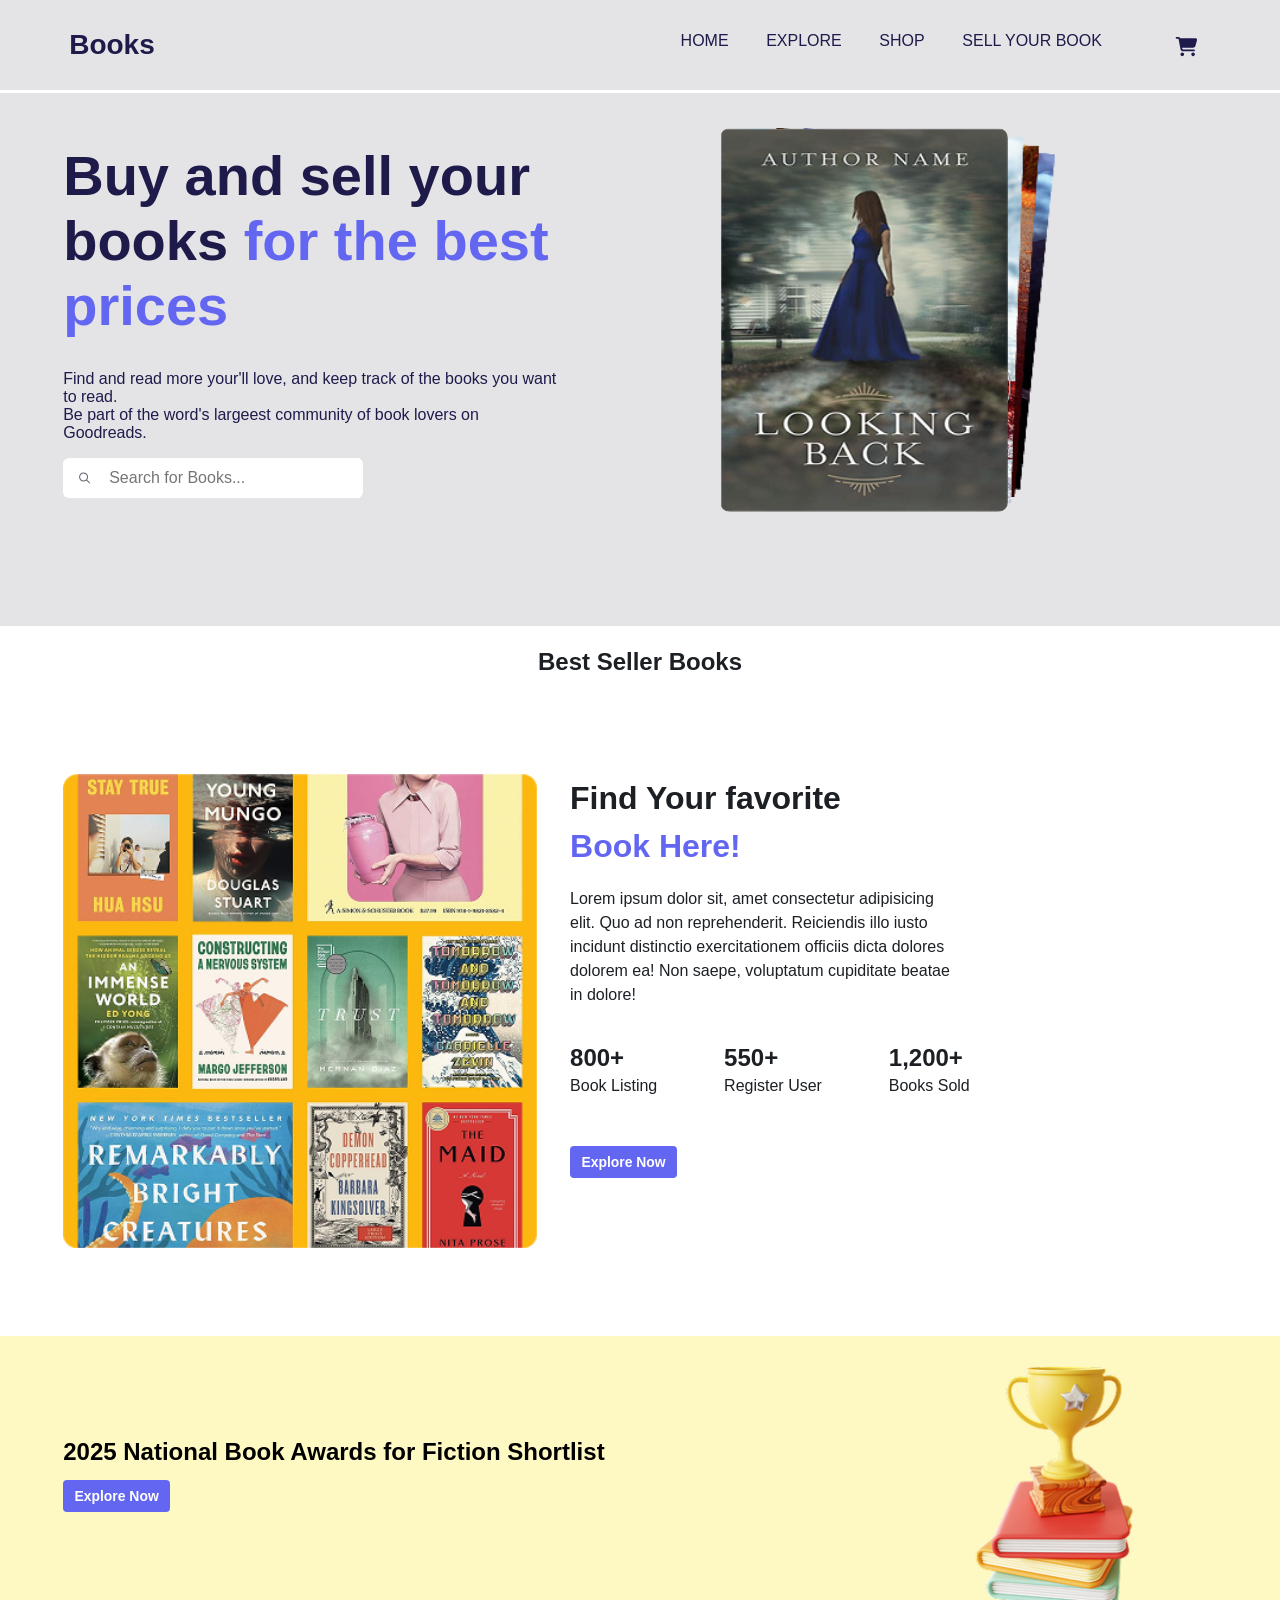
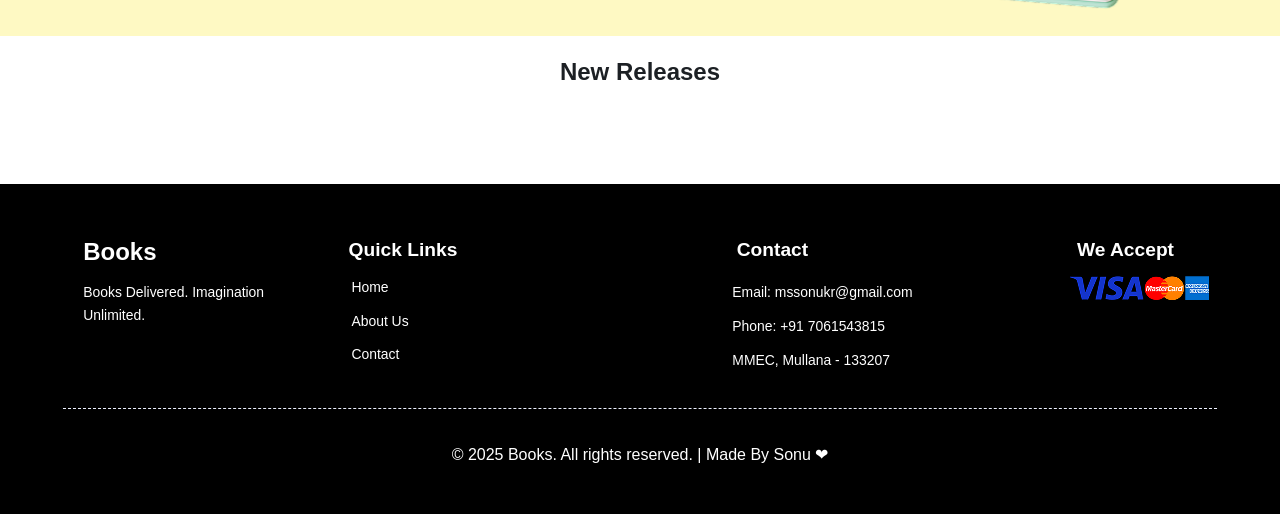
<file: index.html>
<!DOCTYPE html>
<html lang="en">
<head>
    <meta charset="UTF-8">
    <meta name="viewport" content="width=device-width, initial-scale=1.0">
    <link rel="stylesheet" href="style.css">
    <link rel="stylesheet" href="index.css">
    <link rel="stylesheet" href="header.css">
    <link rel="stylesheet" href="footer.css">
    <link rel="stylesheet" href="render.css">
    <link rel="icon" href="assets/favicon.png">
    <title>Books Store | gaft0</title>
</head>
<body>
    <div class="loader"></div>
    <div class="general-div">
        <header>
            <div class="header-container">
                <button onclick="location.href='index.html'"><h1>Books</h1></button>
                <div class="header-container-nav">
                    <nav>
                        <ul class="header-nav">
                            <li class="header-list-element"><button class="header-button">HOME</button></li>
                            <li class="header-list-element"><button class="header-button" onclick="location.href='explore.html'">EXPLORE</button></li>
                            <li class="header-list-element"><button class="header-button" onclick="location.href='error-page.html'">SHOP</button></li>
                            <li class="header-list-element"><button class="header-button" onclick="location.href='error-page.html'">SELL YOUR BOOK</button></li>
                        </ul>
                    </nav>
                    <div class="basket-icon-container">
                        <div class="basket-red-circle"></div>
                        <button class="header-button" onclick="location.href='basket.html'"><img src="assets/basket.svg" alt="Your basket" class="basket-icon"></button>
                    </div>
                </div>
            </div>
        </header>
        <main>
            <section class="first-section">
                <div class="first-section-container">
                    <div>
                        <div>
                            <h2 class="title">Buy and sell your<br>books <span class="first-section-title-second-color">for the best<br>prices</span></h2>
                            <h3 class="first-section-text">Find and read more your'll love, and keep track of the books you want to read.<br>Be part of the word's largeest community of book lovers on Goodreads.</h3>
                        </div>
                        <div class="search-container">
                            <img src="assets/magnifer.svg" alt="Magnifer" class="magnifer">
                            <input class="search-container-text" type="text" placeholder="Search for Books...">
                        </div>
                    </div>
                    <div>
                        <div class="result-search-container" id="result-search">

                        </div>
                        <div class="fan-of-picture-container">
                            <img src="assets/slide4.png.png" alt="Slide 4" class="fan-of-picture" id="Slide-4">
                            <img src="assets/slide3.png.png" alt="Slide 3" class="fan-of-picture" id="Slide-3">
                            <img src="assets/slide2.png.png" alt="Slide 2" class="fan-of-picture" id="Slide-2">
                            <img src="assets/slide1.png.png" alt="Slide 1" class="fan-of-picture"> 
                        </div>
                    </div>
                </div>
            </section>
            <section class="second-section">
                <div class="second-section-container">
                    <div class="second-section-title">Best Seller Books</div>
                    <ul class="tape-of-cards-container" id="best-seller-books">
                            
                    </ul>
                </div>
            </section>
            <section class="third-section">
                <div class="third-section-container">
                    <img src="assets/favorite-book.png" alt="Favorite Books" class="favorite-book">
                    <div class="third-section-text-container">
                        <div class="third-section-title">Find Your favorite<br><span class="third-section-title-second-color">Book Here!</span></div>
                        <div class="third-section-text">Lorem ipsum dolor sit, amet consectetur adipisicing<br>elit. Quo ad non reprehenderit. Reiciendis illo iusto<br>incidunt distinctio exercitationem officiis dicta dolores<br>dolorem ea! Non saepe, voluptatum cupiditate beatae<br>in dolore!</div>
                        <div class="statistics-container">
                            <div class="statistics"><span class="statistics-number">800+</span><br>Book Listing</div>
                            <div class="statistics"><span class="statistics-number">550+</span><br>Register User</div>
                            <div class="statistics"><span class="statistics-number">1,200+</span><br>Books Sold</div>
                        </div>
                        <button onclick="location.href='explore.html'" class="fourth-section-button" id="third-section-button">Explore Now</button>
                    </div>
                </div>
            </section>
            <section class="fourth-section">
                <div class="fourth-section-container">
                    <div>
                        <h2 class="fourth-section-text">2025 National Book Awards for Fiction Shortlist</h2>
                        <button onclick="location.href='explore.html'" class="fourth-section-button">Explore Now</button>
                    </div>
                    <img src="assets/award.png" alt="Award" class="award">
                </div>
            </section>
            <section class="second-section-container">
                <div class="second-section-title">New Releases</div>
                <ul class="tape-of-cards-container" id="new-releases">
                    
                </ul>
            </section>
        </main>
        <footer>
            <div class="footer-container">
                <div class="up-footer">
                    <div class="footer-first-section">
                        <h2 class="footer-first-section-title">Books</h2>
                        <h3 class="footer-first-section-text">Books Delivered. Imagination Unlimited.</h3>
                    </div>
                    <div class="footer-second-section">
                        <h2 class="footer-second-section-title">Quick Links</h2>
                        <ul class="footer-second-section-ul">
                            <li class="footer-list"><button class="button-footer" onclick="location.href='index.html'">Home</button></li>
                            <li class="footer-list"><button class="button-footer" onclick="location.href='error-page.html'">About Us</button></li>
                            <li class="footer-list"><button class="button-footer" onclick="location.href='error-page.html'">Contact</button></li>
                        </ul>
                    </div>
                    <div class="footer-third-section">
                        <h2 class="footer-third-section-title">Contact</h2>
                        <ul class="footer-third-section-ul">
                            <li class="footer-list"><button class="button-footer" onclick="window.location.href='mailto:mssonukr@gmail.com'">Email: mssonukr@gmail.com</button></li>
                            <li class="footer-list"><button class="button-footer" onclick="window.location.href='tel:+917061543815'">Phone: +91 7061543815</button></li>
                            <li class="footer-list"><button class="button-footer" onclick="window.location.href='https://yandex.by/maps/geo/mullana/2239366727/?ll=140.890337%2C-36.878508&source=serp_navig&z=17.1'">
                                MMEC, Mullana - 133207</button>
                            </li>
                        </ul>
                    </div>
                    <div class="footer-fourth-section">
                        <h2 class="footer-fourth-section-title">We Accept</h2>
                        <ul class="footer-fourth-section-ul">
                            <li class="footer-list"><img src="assets/visa.png" alt="Logo Visa"></li>
                            <li class="footer-list"><img src="assets/mastercard.png" alt="Logo Mastercard"></li>
                            <li class="footer-list"><img src="assets/american-express.png" alt="Logo American Express"></li>
                        </ul>
                    </div>
                </div>
                <div class="down-footer">
                    © 2025 Books. All rights reserved. | Made By Sonu ❤
                </div>
            </div>
        </footer>
    </div>
    <script type="module" src="main.js"></script>
</body>
</html>
</file>
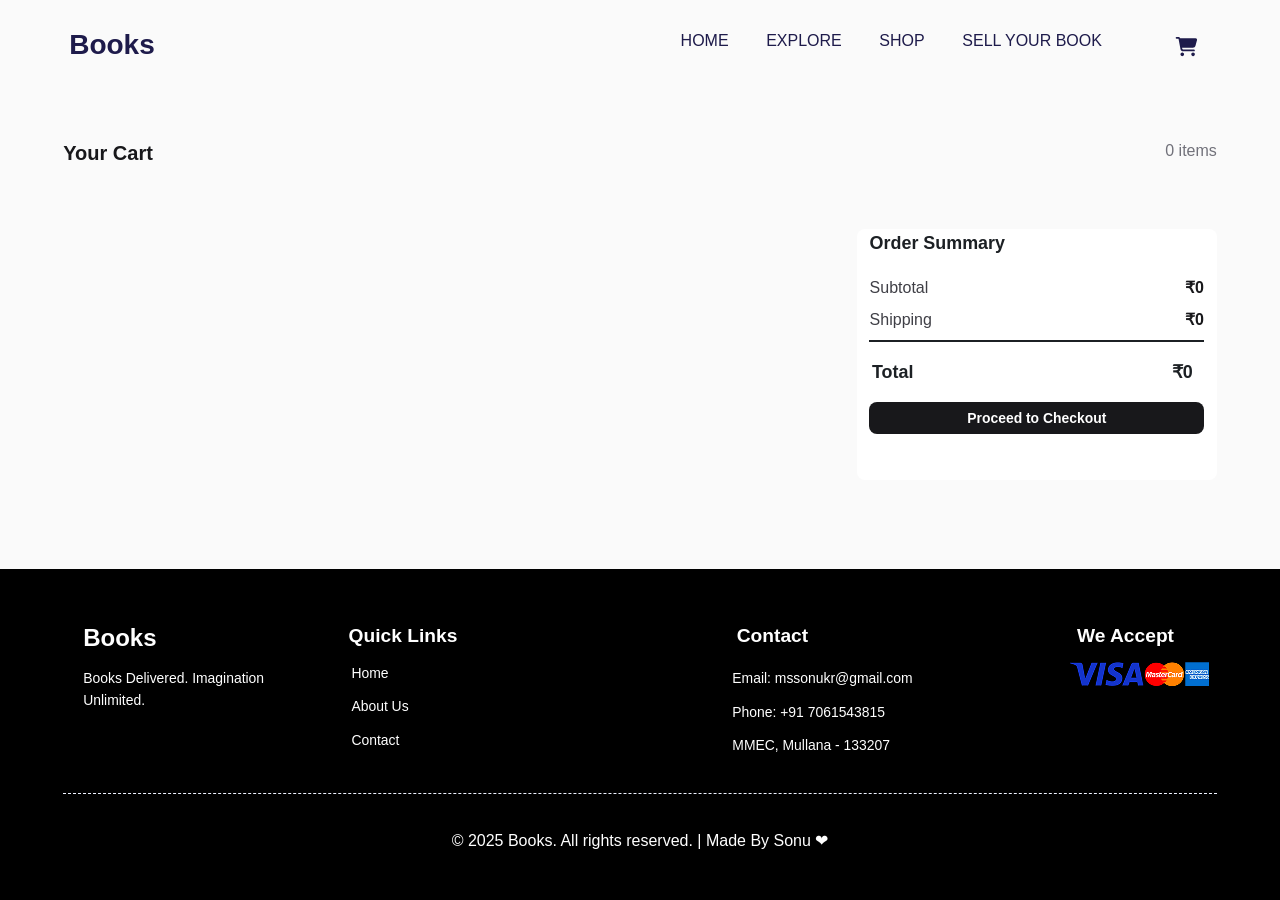
<file: basket.html>
<!DOCTYPE html>
<html lang="en">
<head>
    <meta charset="UTF-8">
    <meta name="viewport" content="width=device-width, initial-scale=1.0">
    <link rel="stylesheet" href="style.css">
    <link rel="stylesheet" href="basket.css">
    <link rel="stylesheet" href="header.css">
    <link rel="stylesheet" href="footer.css">
    <link rel="stylesheet" href="render.css">
    <link rel="icon" href="assets/favicon.png">
    <title>Books Store | gaft0</title>
</head>
<body>
    <div class="loader"></div>
    <div class="general-div" id="general-basket-div">
        <header class="basket-header">
            <div class="header-container">
                <button onclick="location.href='index.html'"><h1>Books</h1></button>
                <div class="header-container-nav">
                    <nav>
                        <ul class="header-nav">
                            <li class="header-list-element"><button class="header-button" onclick="location.href='index.html'">HOME</button></li>
                            <li class="header-list-element"><button class="header-button" onclick="location.href='explore.html'">EXPLORE</button></li>
                            <li class="header-list-element"><button class="header-button" onclick="location.href='error-page.html'">SHOP</button></li>
                            <li class="header-list-element"><button class="header-button" onclick="location.href='error-page.html'">SELL YOUR BOOK</button></li>
                        </ul>
                    </nav>
                    <div class="basket-icon-container">
                        <div class="basket-red-circle"></div>
                        <button class="header-button"><img src="assets/basket.svg" alt="Your basket" class="basket-icon"></button>
                    </div>
                </div>
            </div>
        </header>
        <main>
            <section class="basket-section">
                <div class="basket-section-container">
                    <div class="basket-section-info-container">
                        <div class="basket-title-container">
                            <span class="basket-title">Your Cart</span>
                            <span class="basket-text"></span>
                        </div>
                        <div class="basket-carts-and-order-container">
                            <ul id="basket">

                            </ul>
                            <div>
                                <div class="basket-order-container">
                                    <div class="basket-order-title">Order Summary</div>
                                    <div class="basket-order-subtotal-and-shipping">
                                        <span class="basket-order-subtotal-and-shipping-text">Subtotal</span>
                                        <span class="basket-order-subtotal-and-shipping-cash" id="subtotal"></span>
                                    </div>
                                    <div class="basket-order-subtotal-and-shipping">
                                        <span class="basket-order-subtotal-and-shipping-text">Shipping</span>
                                        <span class="basket-order-subtotal-and-shipping-cash" id="shipping"></span>
                                    </div>
                                    <div class="basket-order-promotion"></div>
                                    <div class="basket-order-line-flex">
                                        <div class="basket-order-line"></div>
                                    </div>
                                    <div class="basket-order-total">
                                        <span>Total</span>
                                        <span id="total"></span>
                                    </div>
                                    <div class="basket-order-button-flex">
                                        <button class="basket-order-button">Proceed to Checkout</button>
                                    </div>
                                </div>
                            </div>
                        </div>
                    </div>
                </div>
            </section>
        </main>
        <footer>
            <div class="footer-container">
                <div class="up-footer">
                    <div class="footer-first-section">
                        <h2 class="footer-first-section-title">Books</h2>
                        <h3 class="footer-first-section-text">Books Delivered. Imagination Unlimited.</h3>
                    </div>
                    <div class="footer-second-section">
                        <h2 class="footer-second-section-title">Quick Links</h2>
                        <ul class="footer-second-section-ul">
                            <li class="footer-list"><button class="button-footer" onclick="location.href='index.html'">Home</button></li>
                            <li class="footer-list"><button class="button-footer" onclick="location.href='error-page.html'">About Us</button></li>
                            <li class="footer-list"><button class="button-footer" onclick="location.href='error-page.html'">Contact</button></li>
                        </ul>
                    </div>
                    <div class="footer-third-section">
                        <h2 class="footer-third-section-title">Contact</h2>
                        <ul class="footer-third-section-ul">
                            <li class="footer-list"><button class="button-footer" onclick="window.location.href='mailto:mssonukr@gmail.com'">Email: mssonukr@gmail.com</button></li>
                            <li class="footer-list"><button class="button-footer" onclick="window.location.href='tel:+917061543815'">Phone: +91 7061543815</button></li>
                            <li class="footer-list"><button class="button-footer" onclick="window.location.href='https://yandex.by/maps/geo/mullana/2239366727/?ll=140.890337%2C-36.878508&source=serp_navig&z=17.1'">
                                MMEC, Mullana - 133207</button>
                            </li>
                        </ul>
                    </div>
                    <div class="footer-fourth-section">
                        <h2 class="footer-fourth-section-title">We Accept</h2>
                        <ul class="footer-fourth-section-ul">
                            <li class="footer-list"><img src="assets/visa.png" alt="Logo Visa"></li>
                            <li class="footer-list"><img src="assets/mastercard.png" alt="Logo Mastercard"></li>
                            <li class="footer-list"><img src="assets/american-express.png" alt="Logo American Express"></li>
                        </ul>
                    </div>
                </div>
                <div class="down-footer">
                    © 2025 Books. All rights reserved. | Made By Sonu ❤
                </div>
            </div>
        </footer>
    </div>
    <script type="module" src="main.js"></script>
</body>
</html>
</file>
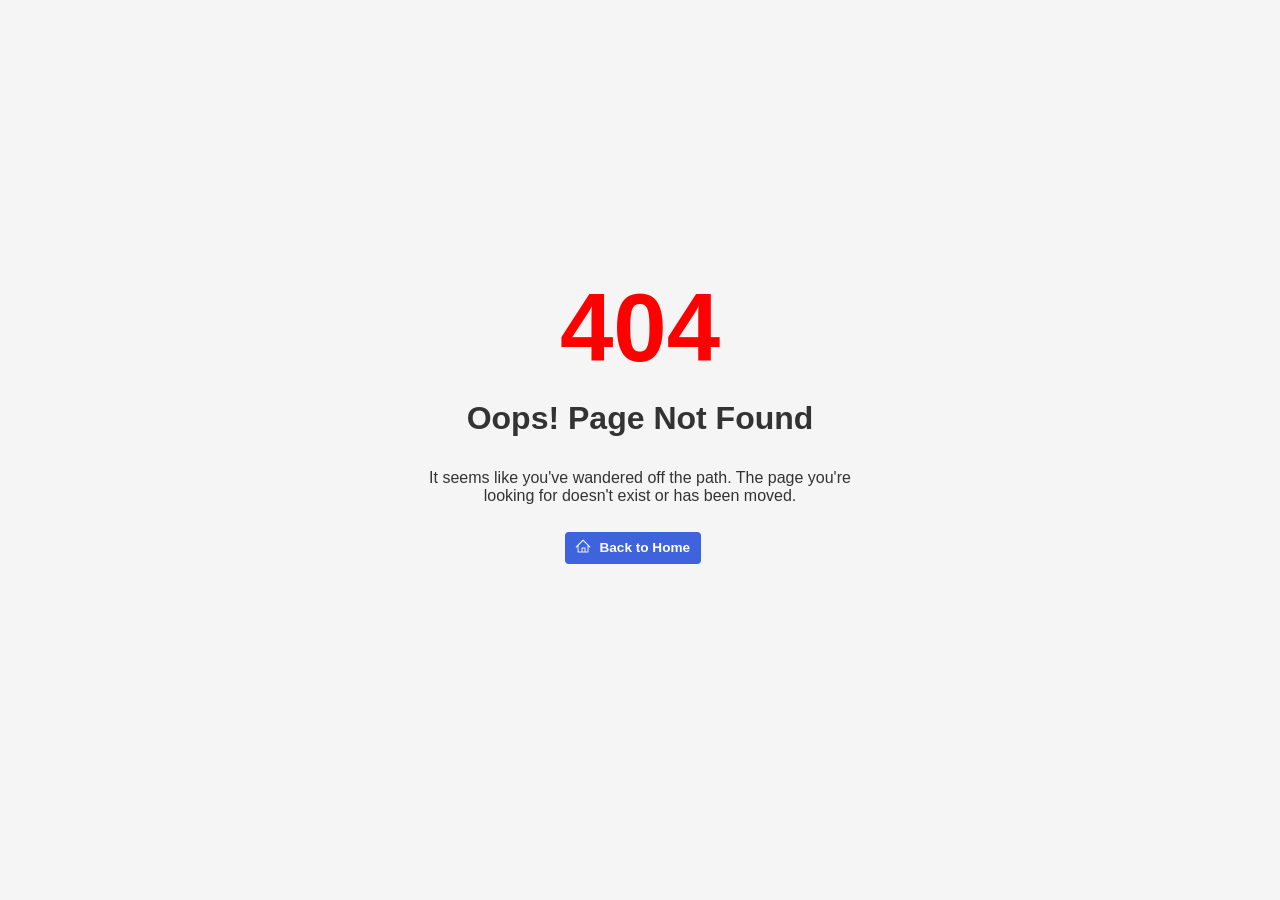
<file: error-page.html>
<!DOCTYPE html>
<html lang="en">
<head>
    <meta charset="UTF-8">
    <meta name="viewport" content="width=device-width, initial-scale=1.0">
    <link rel="stylesheet" href="error-page.css">
    <link rel="icon" href="assets/favicon.png">
    <title>Books Store | gaft0</title>
</head>
<body class="body-error-page">
    <main class="error-page">
        <div class="error-page-container">
            <h2 class="red-number">404</h2>
            <div class="bold-text">Oops! Page Not Found</div>
            <div class="normally-text">It seems like you've wandered off the path. The page you're<br>looking for doesn't exist or has been moved.</div>
            <button onclick="location.href='index.html'" class="return-button"><img src="assets/home.svg" alt="Home icon" class="button-image"><span>Back to Home</span></button>
        </div>
    </main>
</body>
</html>
</file>
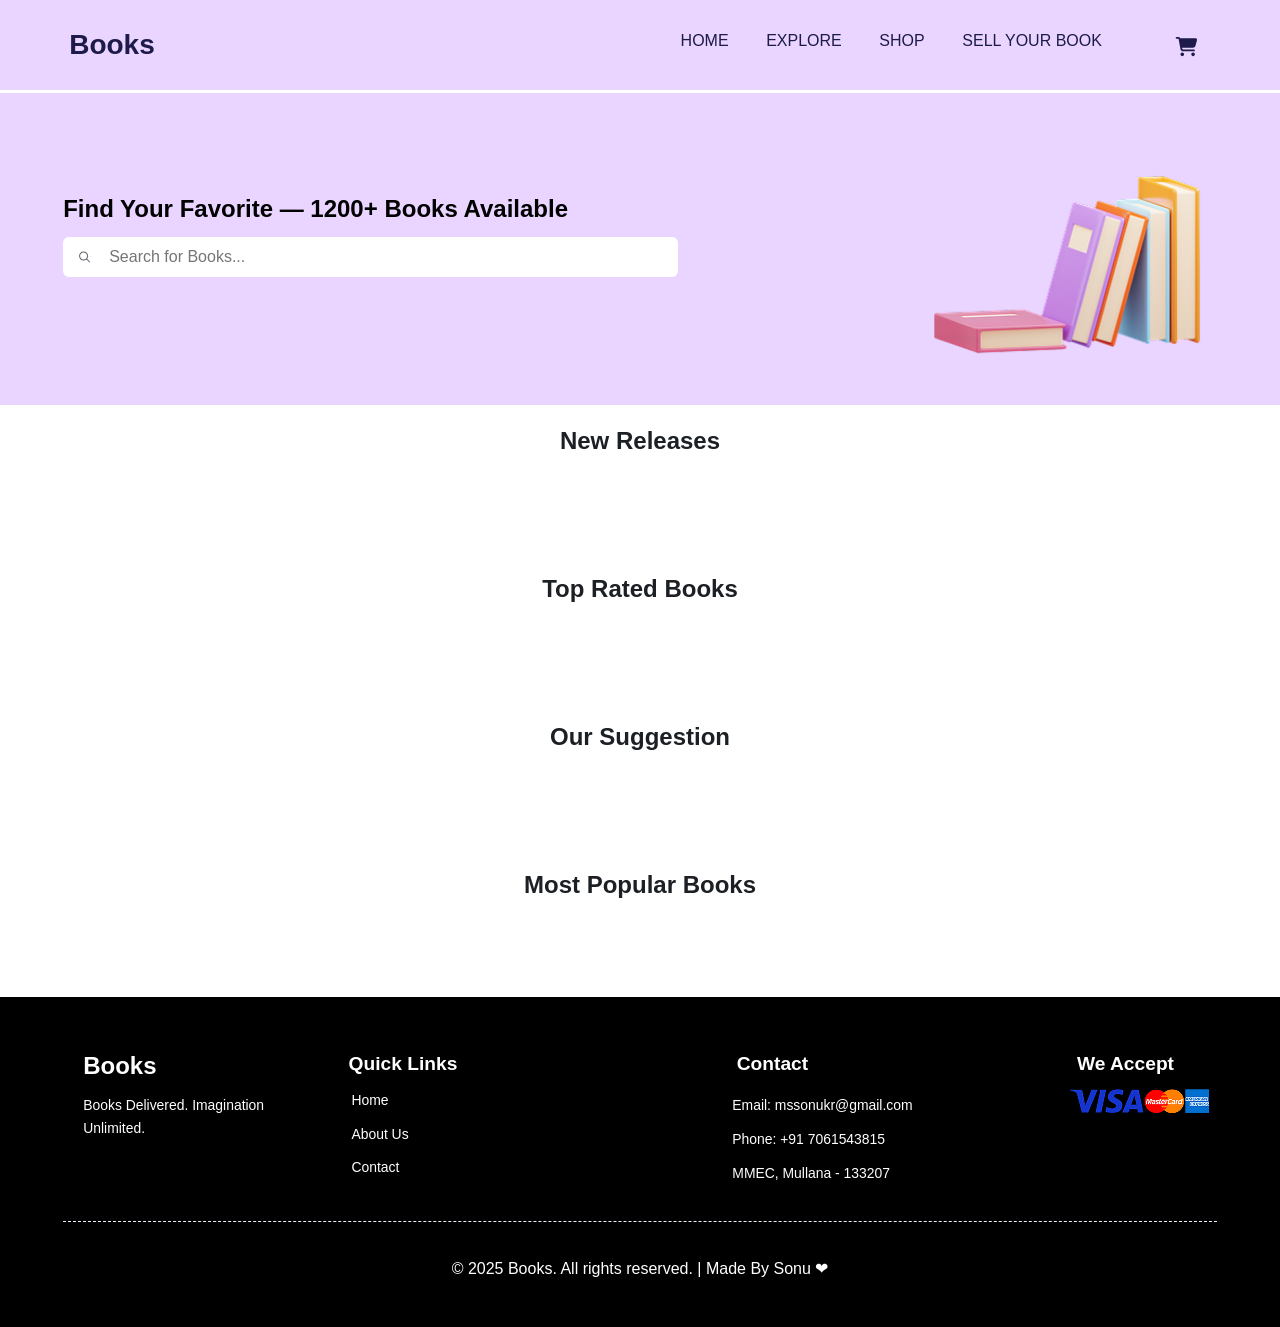
<file: explore.html>
<!DOCTYPE html>
<html lang="en">
<head>
    <meta charset="UTF-8">
    <meta name="viewport" content="width=device-width, initial-scale=1.0">
    <link rel="stylesheet" href="style.css">
    <link rel="stylesheet" href="index.css">
    <link rel="stylesheet" href="header.css">
    <link rel="stylesheet" href="footer.css">
    <link rel="stylesheet" href="render.css">
    <link rel="icon" href="assets/favicon.png">
    <title>Books Store | gaft0</title>
</head>
<body>
    <div class="loader"></div>
    <div class="general-div">
        <header class="explore-header">
            <div class="header-container">
                <button onclick="location.href='index.html'"><h1>Books</h1></button>
                <div class="header-container-nav">
                    <nav>
                        <ul class="header-nav">
                            <li class="header-list-element"><button class="header-button" onclick="location.href='index.html'">HOME</button></li>
                            <li class="header-list-element"><button class="header-button">EXPLORE</button></li>
                            <li class="header-list-element"><button class="header-button" onclick="location.href='error-page.html'">SHOP</button></li>
                            <li class="header-list-element"><button class="header-button" onclick="location.href='error-page.html'">SELL YOUR BOOK</button></li>
                        </ul>
                    </nav>
                    <div class="basket-icon-container">
                        <div class="basket-red-circle"></div>
                        <button class="header-button" onclick="location.href='basket.html'"><img src="assets/basket.svg" alt="Your basket" class="basket-icon"></button>
                    </div>
                </div>
            </div>
        </header>
        <main>
            <section class="fourth-section" id="explore-fourth-section">
                <div class="fourth-section-container">
                    <div>
                        <h2 class="fourth-section-text">Find Your Favorite — 1200+ Books Available</h2>
                        <div class="search-container" id="explore-search-container">
                            <img src="assets/magnifer.svg" alt="Magnifer" class="magnifer">
                            <input class="search-container-text" type="text" placeholder="Search for Books...">
                        </div>
                    </div>
                    <img src="assets/books.png" alt="Books" class="award">
                    <div class="result-search-container" id="result-search"></div>
                </div>   
            </section>
            <section class="second-section-container">
                <div class="second-section-title">New Releases</div>
                <ul class="tape-of-cards-container" id="new-releases">

                </ul>
            </section>
            <section class="second-section-container">
                <div class="second-section-title">Top Rated Books</div>
                <ul class="tape-of-cards-container" id="top-rated-books">

                </ul>
            </section>
            <section class="second-section-container">
                <div class="second-section-title">Our Suggestion</div>
                <ul class="tape-of-cards-container" id="our-suggestion">

                </ul>
            </section>
            <section class="second-section-container">
                <div class="second-section-title">Most Popular Books</div>
                <ul class="tape-of-cards-container" id="most-popular-books">

                </ul>
            </section>
        </main>
        <footer>
            <div class="footer-container">
                <div class="up-footer">
                    <div class="footer-first-section">
                        <h2 class="footer-first-section-title">Books</h2>
                        <h3 class="footer-first-section-text">Books Delivered. Imagination Unlimited.</h3>
                    </div>
                    <div class="footer-second-section">
                        <h2 class="footer-second-section-title">Quick Links</h2>
                        <ul class="footer-second-section-ul">
                            <li class="footer-list"><button class="button-footer" onclick="location.href='index.html'">Home</button></li>
                            <li class="footer-list"><button class="button-footer" onclick="location.href='error-page.html'">About Us</button></li>
                            <li class="footer-list"><button class="button-footer" onclick="location.href='error-page.html'">Contact</button></li>
                        </ul>
                    </div>
                    <div class="footer-third-section">
                        <h2 class="footer-third-section-title">Contact</h2>
                        <ul class="footer-third-section-ul">
                            <li class="footer-list"><button class="button-footer" onclick="window.location.href='mailto:mssonukr@gmail.com'">Email: mssonukr@gmail.com</button></li>
                            <li class="footer-list"><button class="button-footer" onclick="window.location.href='tel:+917061543815'">Phone: +91 7061543815</button></li>
                            <li class="footer-list"><button class="button-footer" onclick="window.location.href='https://yandex.by/maps/geo/mullana/2239366727/?ll=140.890337%2C-36.878508&source=serp_navig&z=17.1'">
                                MMEC, Mullana - 133207</button>
                            </li>
                        </ul>
                    </div>
                    <div class="footer-fourth-section">
                        <h2 class="footer-fourth-section-title">We Accept</h2>
                        <ul class="footer-fourth-section-ul">
                            <li class="footer-list"><img src="assets/visa.png" alt="Logo Visa"></li>
                            <li class="footer-list"><img src="assets/mastercard.png" alt="Logo Mastercard"></li>
                            <li class="footer-list"><img src="assets/american-express.png" alt="Logo American Express"></li>
                        </ul>
                    </div>
                </div>
                <div class="down-footer">
                    © 2025 Books. All rights reserved. | Made By Sonu ❤
                </div>
            </div>
        </footer>
    </div>
    <script type="module" src="main.js"></script>
</body>
</html>
</file>
<file: style.css>
html {
    scroll-behavior: smooth;
}

body {
    margin: 0;
    padding: 0;
}

h2 {
    margin: 0;
    padding: 0;
}

li {
    list-style: none;
}

input {
    border: none;
}

button {
    border: none;
    background: none;
    cursor: pointer;
}

main {
    flex: 1;
    margin: 5.8rem 0 0 0;
}

.general-div {
    display: flex; 
    flex-direction: column; 
    min-height: 100vh;
}

.loader {
    position: fixed;
    background: #FFFFFF;
    z-index: 9999;
    width: 100%;
    height: 100%;
}
</file>
<file: index.css>
:root {
    --gray: #E4E4E7;
    --dark-blue: #1E1B4B;
    --white: #FFFFFF;
    --search-text: #80838d;
    --third-section-title: #1C2024;
    --card-container: #EEF2FF;
    --blue: #818CF8;
    --black-button-hover: #4F46E5;
    --blue-button-hover: #18181B;
    --black: #000000;
    --dark-text: #1C2024;
    --blue-button: #6366F1;
    --yellow: #FEF9C3;
}

.first-section {
    background-color: var(--gray);    
    width: 100%;
}

.first-section-container {
    display: flex;
    justify-content: space-between;
    max-width: 1920px;    
    margin: 0 auto;
    padding: 0;
}

.title {
    padding: 3.15rem 0 1rem 3.95rem;
    font-size: 3.5rem;
    font-weight: 700;
    font-family: 'Segoe UI', Tahoma, Geneva, Verdana, sans-serif;
    color: var(--dark-blue);
}

.first-section-text {
    font-size: 1rem;
    font-weight: 400;
    font-family: 'Segoe UI', Tahoma, Geneva, Verdana, sans-serif;
    color: var(--dark-blue);
    padding: 0 0 0 3.95rem;
}

.search-container {
    display: flex;
    margin: 0 0 8rem 3.95rem;
    height: 2.5rem;
    width: 18.75rem;
    background-color: var(--white);
    border-radius: 6px;
}

.magnifer {
    height: auto;
    max-width: 1.25rem;
    width: 100%;
    margin: 0.75rem;
}

.search-container-text {
    color: var(--search-text);
    font-size: 1rem;
    font-family: 'Segoe UI', Tahoma, Geneva, Verdana, sans-serif;
    font-weight: 400;
    outline: none;
    width: 83%;
}

.fan-of-picture-container {
    margin: 2.2rem 0 0 10rem;
    width: 35rem;
}

.fan-of-picture {
    position: absolute;
    border-radius: 10px;
    max-width: 18rem;
    height: auto;
    width: 100%;
}

#Slide-4 {
    margin: 0 0 0 3rem;
}

#Slide-3 {
    margin: 0 0 0 2rem;
}

#Slide-2 {
    margin: 0 0 0 1rem;
}

.second-section {    
    width: 100%;
}

.result-search-container {
    display: none;
    margin: 2rem 5rem 0 10rem;
    width: 25rem;
}

.second-section-container {
    max-width: 1920px;   
    margin: 0 auto;
    padding: 0;
}

.second-section-title {
    margin: 1.25rem 0 2rem 0;
    color: var(--third-section-title);
    text-align: center;
    font-family:'Segoe UI', Tahoma, Geneva, Verdana, sans-serif;
    font-size: 1.5rem;
    font-weight: 700;
    line-height: 2rem;
}

.tape-of-cards-container {
    display: flex;
    flex-wrap: wrap;    
    margin: 0 3.95rem;
    display: flex;
    justify-content: space-between;
    padding: 0 0 4rem 0;
}

.card-container {
    background-color: var(--card-container);
    height: 27.60rem;    
    width: 17rem;
    border-radius: 0.75rem;    
    transition: transform 0.2s linear;
    margin: 1rem;
    display: flex;
    flex-direction: column;
    justify-content: space-around;
}

.card-container:hover {
    transform: scale(1.1);
}

.picture-of-the-card {
    border-radius: 0.75rem;
    margin:  1rem 1rem 0.62rem 1rem;
    height: 170px;
    width: 100%;
    max-width: 15rem;
}

.card-text-container {
    color: var(--dark-text);
    font-family:'Segoe UI', Tahoma, Geneva, Verdana, sans-serif;
    font-size: 1.1rem;
    font-weight: 700;
    line-height: 1.7rem;
    margin: 0 0 0 1rem;
}

.author {
    color: var(--blue);
    font-family:'Segoe UI', Tahoma, Geneva, Verdana, sans-serif;
    font-size: 0.9rem;
    font-weight: 600;
    line-height: 1.3rem;
    margin: 0 0.23rem 0 0;
}

.star-container {
    margin: -0.25rem 0 0.16rem 0;
}

.star {
    margin: 0 -0.08rem;
    max-width: 0.87rem;
    height: auto;
    width: 100%;
}

.description-card {
    color: var(--dark-text);
    font-family:'Segoe UI', Tahoma, Geneva, Verdana, sans-serif;
    font-size: 0.8rem;
    font-weight: 400;
    line-height: 0;
}

.black-button {
    background-color: var(--black);
    height: 2rem;
    width: 15rem;
    margin: 1.9rem 0 1rem 0;
    border-radius: 0.25rem;
    display: flex;
    justify-content: center;
    align-items: center;
    transition: background-color linear 0.2s;
}

.black-button-search {
    background-color: var(--black);
    height: 2rem;
    width: 5rem;
    border-radius: 0.25rem;
    display: flex;
    justify-content: center;
    align-items: center;
    transition: background-color linear 0.2s;
    margin: -1rem 1rem 0 0;
}

.black-button:hover {
    background-color: var(--black-button-hover);
}

.black-button-search:hover {
    background-color: var(--black-button-hover);
}

.list-search {
    background-color: var(--white);
    margin: 1rem 0;
    border-radius: 5px;
}

#three-line-description {
    margin: 0;
}

.black-button-text {
    color: var(--white);
    text-align: center;
    font-family:'Segoe UI', Tahoma, Geneva, Verdana, sans-serif;
    font-size: 0.87rem;
    font-weight: 600;
    line-height: 1.25rem;
    margin: 0 0 0 0.8vw;
}

.third-section {    
    width: 100%;
}

.third-section-container {
    display: flex;
    justify-content: space-between;
    max-width: 1920px;   
    margin: 0 auto;
    padding: 0;
}

.favorite-book {
    height: auto;
    width: 100%;
    max-width: 29.68rem;
    margin: 0 0 5.41rem 3.95rem;
}

.third-section-text-container {
    width: 45rem;
    margin: 0 0 0 2rem;
}

.third-section-text {
    color: var(--dark-text);
    font-family:'Segoe UI', Tahoma, Geneva, Verdana, sans-serif;
    font-size: 1rem;
    font-weight: 400;
    line-height: 1.5rem;
    margin: 1.08rem 0 0 0;
}

.third-section-title {
    color: var(--dark-text);
    font-family:'Segoe UI', Tahoma, Geneva, Verdana, sans-serif;
    font-size: 2rem;
    font-weight: 700;
    line-height: 3rem;
}

.statistics-container {
    margin: 1.08rem 0 0 0;
    display: flex;
}

.statistics {
    color: var(--dark-text);
    font-family:'Segoe UI', Tahoma, Geneva, Verdana, sans-serif;
    font-size: 1rem;
    font-weight: 400;
    line-height: 1.5rem;
    margin: 1.08rem 4.18rem 0 0;
}

.statistics-number {
    color: var(--dark-text);
    font-family:'Segoe UI', Tahoma, Geneva, Verdana, sans-serif;
    font-size: 1.5rem;
    font-weight: 700;
    line-height: 2rem;
}

#third-section-button {
    margin: 3rem 0 0 0;
}

.fourth-section {
    background-color: var(--yellow);
    width: 100%;
}

.fourth-section-container {
    display: flex;
    justify-content: space-between;
    max-width: 1920px;
    margin: 0 auto;
    padding: 0;
}

.fourth-section-text {
    color: var(--card-text-container);
    font-family: 'Segoe UI', Tahoma, Geneva, Verdana, sans-serif;
    font-size: 1.5rem;
    font-weight: 700;
    line-height: 2rem;
    padding: 6.25rem 0 0.75rem 3.95rem;
}

.fourth-section-button {
    background-color: var(--blue-button);
    height: 2rem;
    width: 6.68rem;
    margin: 0 0 0 3.95rem;
    border-radius: 0.25rem;
    color: var(--white);
    text-align: center;
    align-content: center;
    font-family: 'Segoe UI', Tahoma, Geneva, Verdana, sans-serif;
    font-size: 0.87rem;
    font-weight: 600;
    line-height: 1.25rem;
    transition: background-color 0.2s linear;
}

.fourth-section-button:hover {
    background-color: var(--blue-button-hover);
}

.award {
    width: 100%;
    max-width: 18.75rem;
    height: auto;
    margin: 0 3.95rem 0 0;
}

.explore-header, #explore-fourth-section {
    background-color: #E9D5FF;
}

#explore-search-container {
    width: 38.4rem;
}

.third-section-title-second-color, .first-section-title-second-color {
    color: #6366F1;
}

@media (max-width: 1200px) {

.first-section-container {
    max-width: 1200px;    
}

.title {
    padding: 1.15rem 0 1rem 3.95rem;
    font-size: 2.7rem;
}

.first-section-text {
    font-size: 0.9rem;
}

.search-container {
    width: 16rem;
    margin: 0 0 3rem 3.95rem;
}

.fan-of-picture-container {
    margin: 1.2rem 13rem 0 0rem;
    width: 10rem;
}

.fan-of-picture {
    max-width: 14rem;
}

.result-search-container {
    margin: 1.5rem 5rem 0 5rem;
    width: 23rem;
}

.second-section-container {
    max-width: 1200px;   
}

.tape-of-cards-container {
    margin: 0 3.5rem;
}

.card-container {
    height: 24rem;    
    width: 14rem;
}

.picture-of-the-card {
    max-width: 12rem;
}

.card-text-container {
    font-size: 1rem;
}

.author {
    font-size: 0.8rem;
}

.description-card {
    font-size: 0.7rem;
}

.black-button {
    height: 2rem;
    width: 12rem;
    margin: 0.5rem 0 0 0;
}

.black-button-text {
    font-size: 0.7rem;
}

.third-section-container {
    max-width: 1200px;
}

.favorite-book {
    max-width: 26rem;
    margin: 0 0 4rem 3.95rem;
}

.third-section-text-container {
    width: 30rem;
}

.third-section-text {
    font-size: 0.9rem;
}

.third-section-title {
    font-size: 1.8rem;
    line-height: 2.5rem;
}

.statistics-container {
    margin: 0.9rem 0 0 0;
}

.statistics-number {
    font-size: 1.2rem;
}

.statistics {
    font-size: 0.9rem;
    margin: 1rem 2rem 0 0;
}

.fourth-section-container {
    max-width: 1200px;
}

.award {
    max-width: 15rem;
    margin: 0 1rem 0 0;
}

#third-section-button {
    display: none;
}

#explore-search-container {
    max-width: 25rem;
}

}
</file>
<file: header.css>
:root {
    --gray: #E4E4E7;
    --dark-blue: #1E1B4B;
    --white: #FFFFFF;
    --black-button-hover: #4F46E5;
    --red: #FF0000;
}

header {
    background-color: var(--gray);    
    width: 100%;
    position: fixed;
    z-index: 9998;
}

.header-container {
    max-width: 1920px;    
    margin: 0 auto;
    padding: 0;
    display: flex;
    justify-content: space-between;
}

h1 {
    font-size: 1.75rem;
    font-family: 'Segoe UI', Tahoma, Geneva, Verdana, sans-serif;
    font-weight: 700;
    margin: 0 0 0 3.95rem;
    padding: 1.75rem 0 1.75rem 0;
    color: var(--dark-blue);
}

.header-button {
    margin: 0 1vw;
    font-family: 'Segoe UI', Tahoma, Geneva, Verdana, sans-serif;
    font-weight: 400;
    color: var(--dark-blue);
    font-size: 1rem;
    border-bottom: 3px solid transparent;
    transition: border-bottom-color 0.2s linear, border-bottom-width 0.2s linear;
}

.header-button:hover {
    border-bottom: 3px solid var(--black-button-hover);
}

.header-container-nav {
    display: flex;
    padding: 0.95rem 0 0 0;
}

.header-nav {
    display: flex;
}

.header-list-element {
    list-style: none;
}

.basket-icon-container {
    margin: 1.25rem 3.95rem 0 2.22rem;
    position: relative;
}

.basket-red-circle {
    position: absolute;
    background-color: var(--red);
    width: 1.2rem;
    height: 1.2rem;
    border-radius: 90px;
    margin: -0.8rem 0 0 2.3rem;
    font-family: 'Segoe UI', Tahoma, Geneva, Verdana, sans-serif;
    color: var(--white);
    font-weight: 700;
    font-size: 0.8rem;
    display: flex;
    text-align: center;
}
.basket-icon {
    max-width: 2.06rem;
    width: 100%;
    height: auto;
}
</file>
<file: footer.css>
:root {
    --white: #FFFFFF;
    --card-container: #EEF2FF;
    --black-button-hover: #4F46E5;
    --black: #000000;
}

footer {
    background-color: var(--black);
    width: 100%;
}

.footer-container {
    max-width: 1920px;
    margin: 0 auto;
    padding: 0.8rem 3.95rem;
    font-family: Arial, Helvetica, sans-serif;
}

.up-footer {
    display: flex;
    justify-content: space-between;
    background-color: var(--black);
    margin: 2.5rem 0 1.25rem 0;
}

.footer-first-section {
    color: var(--white);
    width: 16rem;
    margin: 0 0 0 1.25rem;
}

.footer-second-section {
    color: var(--white);
    width: 16rem;
    margin: 0 0 0 1.1rem;
}

.footer-third-section {
    margin: 0 0 0 8.62rem;
    width: 20rem;
    color: var(--white);
}

.footer-fourth-section {
    margin: 0 0 0 6.93rem;
    width: 10rem;
    color: var(--white);
}

.footer-first-section-title {
    font-size: 1.5rem;
    font-weight: 700;
    line-height: 2rem;
}

.footer-first-section-text {
    font-size: 0.87rem;
    font-weight: 400;
    line-height: 1.4rem;
    margin: 0.8rem 0 0 0;
}

.footer-second-section-title {
    font-size: 1.2rem;
    font-weight: 700;
    line-height: 1.8rem;
    margin: 0 0 0 1.5rem;
}

.footer-third-section-title {
    font-size: 1.2rem;
    font-weight: 700;
    line-height: 1.8rem;
    margin: 0 0 0 3.15rem;
}

.footer-fourth-section-title {
    font-size: 1.2rem;
    font-family: Arial, Helvetica, sans-serif;
    font-weight: 700;
    line-height: 1.8rem;
}

.footer-list {
    margin: 0.67rem 0;
}

.button-footer {
    color: var(--white);
    font-size: 0.87rem;
    line-height: 1.31rem;
    font-weight: 400;
    transition: color 0.2s linear;
}

.button-footer:hover {
    color:var(--black-button-hover);
}

.down-footer {
    display: flex;
    border-top: 1px dashed var(--card-container);
    background-color:var(--black);
    color: var(--white);
    justify-content: center;
    padding: 2.31rem 0;
}

.footer-second-section-ul {
    list-style: none; 
    margin: 0 0 0 -1.2rem;
}

.footer-third-section-ul {
    list-style: none;
}

.footer-fourth-section-ul {
    list-style: none;
    display: flex; 
    margin: 0 0 0 -3rem;
}

@media (max-width: 1200px) {

.footer-container {
    max-width: 1200px;
}

.footer-first-section {
    width: 16rem;
    margin: 0 0 0 1.25rem;
}

.footer-second-section {
    width: 16rem;
    margin: 0 0 0 4rem;
}

.footer-third-section {
    margin: 0 0 0 4rem;
    width: 20rem;
}

.footer-fourth-section {
    margin: 0 0 0 4rem;
    width: 10rem;
}

.footer-first-section-title {
    font-size: 1.5rem;
    font-weight: 700;
    line-height: 2rem;
}

.footer-first-section-text {
    font-size: 0.87rem;
    font-weight: 400;
    line-height: 1.4rem;
    margin: 0.8rem 0 0 0;
}

.footer-second-section-title {
    font-size: 1.2rem;
    font-weight: 700;
    line-height: 1.8rem;
    margin: 0 0 0 1.1rem;
    width: 7rem;
}

.footer-third-section-title {
    font-size: 1.2rem;
    font-weight: 700;
    line-height: 1.8rem;
    margin: 0;
}

.footer-fourth-section-title {
    font-size: 1.2rem;
    font-family: Arial, Helvetica, sans-serif;
    font-weight: 700;
    line-height: 1.8rem;
    margin: 0 0 0 -1.8rem;
}

.footer-list {
    margin: 0.67rem 0;
}

.footer-second-section-ul {
    list-style: none; 
    margin: 0 0 0 -1.8rem;
    width: 5rem;
}

.footer-third-section-ul {
    list-style: none;
    margin: 0 0 0 -3rem;
    width: 12.5rem;
}

.footer-fourth-section-ul {
    list-style: none;
    display: flex; 
    margin: 0 0 0 -4.5rem;
}
    
}
</file>
<file: render.css>
.render-author-and-score {
    display: flex;
}

.render-search-container {
    display: flex; 
    justify-content: space-between;
}

#id {
    text-align: center; 
    margin: 6rem 1.5rem 1.5rem 1.5rem;
}

.render-basket-cart-container {
    display: flex;
}

.basket-order-promotion-second-weight {
    font-weight: 700;
}
</file>
<file: basket.css>
:root {
    --white: #FFFFFF;
    --blue-button-hover: #18181B;
    --dark-text: #1C2024;
    --background-color: #FAFAFA;
    --first-basket-text: #71717A;
    --second-basket-text: #3F3F46;
}

.basket-header {
    background-color: #FAFAFA;
}   

.basket-section {
    background-color: var(--background-color);
    width: 100%;
}   

.basket-section-container {
    max-width: 1920px;    
    margin: 0 auto;
    padding: 0;
}   

.basket-section-info-container {
    margin: 0 3.95rem;
    background-color: var(--background-color);
}

.basket-title-container {
    display: flex;
    justify-content: space-between;
    padding: 2.87rem 0 0 0;
}

.basket-title {
    color: var(--blue-button-hover);
    font-family:'Segoe UI', Tahoma, Geneva, Verdana, sans-serif;
    font-size: 1.25rem;
    font-weight: 700;
    line-height: 1.75rem;
}

.basket-text {
    color: var(--first-basket-text);
    font-family:'Segoe UI', Tahoma, Geneva, Verdana, sans-serif;
    font-size: 1rem;
    font-weight: 400;
    line-height: 1.5rem;
}

.basket-carts-and-order-container {
    display: flex;
    justify-content: space-between;
    margin: 3.95rem 0 0 0;
    background-color: var(--background-color);
}

.basket-cart-container {
    display: flex;
    background-color: var(--white);
    width: 45rem;
    margin: 0 0 0.8rem 0;
    border-radius: 0.5rem;
}

.basket-order-container {
    background-color: var(--white);
    width: 22.5rem;
    height: 15.7rem;
    border-radius: 0.5rem;
    margin: -2.5rem 0 0 3rem;
}

.basket-order-title {
    color: var(--dark-text);
    font-family:'Segoe UI', Tahoma, Geneva, Verdana, sans-serif;
    font-size: 1.12rem;
    font-weight: 700;
    line-height: 1.75rem;
    margin: 2.43rem 0 1.2rem 0.8rem;
}

.basket-order-subtotal-and-shipping {
    display: flex;
    justify-content: space-between;
    margin: 0 0.8rem 0.5rem 0.8rem;
}

.basket-order-subtotal-and-shipping-text {
    color: var(--second-basket-text);
    font-family:'Segoe UI', Tahoma, Geneva, Verdana, sans-serif;
    font-size: 1rem;
    font-weight: 400;
    line-height: 1.5rem;
}

.basket-order-subtotal-and-shipping-cash {
    color: var(--blue-button-hover);
    font-family:'Segoe UI', Tahoma, Geneva, Verdana, sans-serif;
    font-size: 1rem;
    font-weight: 600;
    line-height: 1.5rem;
}

.basket-order-promotion {
    color: var(--first-basket-text);
    font-family:'Segoe UI', Tahoma, Geneva, Verdana, sans-serif;
    font-size: 0.87rem;
    font-weight: 400;
    line-height: 1.25rem;
    margin: 0.45rem 0 0.75rem 0.4rem;
}

.basket-order-line-flex {
    display: flex;
    justify-content: center;
}

.basket-order-line {
    background-color: var(--dark-text);
    height: 0.1rem;
    width: 93%;
}

.basket-order-total {
    display: flex;
    justify-content: space-between;
    color: var(--dark-text);
    font-family:'Segoe UI', Tahoma, Geneva, Verdana, sans-serif;
    font-size: 1.12rem;
    font-weight: 700;
    line-height: 1.75rem;
    margin: 1rem 1.5rem 0 0.95rem;
}

.basket-order-button-flex {
    display: flex;
    justify-content: center;
}

.basket-order-button {
    background-color: var(--blue-button-hover);
    color: var(--white);
    text-align: center;
    align-content: center;
    font-family:'Segoe UI', Tahoma, Geneva, Verdana, sans-serif;
    font-size: 0.87rem;
    font-weight: 600;
    line-height: 1.25rem;
    height: 2rem;
    width: 93%;
    border-radius: 0.5rem;
    margin: 1rem 0 0 0;
    transition: background-color linear 0.2s, color linear 0.2s, border linear 0.2s;
}

.basket-order-button:hover {
    border: var(--blue-button-hover) solid 2px;
    background-color: var(--white);
    color: var(--blue-button-hover);
}

#basket-picture-of-the-card {
    height: 75%;
    width: 11%;
    margin: 1rem 0 0 0.8rem;
}

#basket-card-name {
    color: var(--blue-button-hover);
    font-family:'Segoe UI', Tahoma, Geneva, Verdana, sans-serif;
    font-size: 1rem;
    font-weight: 400;
    margin: 0.5rem 0 0 0.8rem;
}

#basket-author {
    color: var(--first-basket-text);
    font-family:'Segoe UI', Tahoma, Geneva, Verdana, sans-serif;
    font-size: 0.81rem;
    font-weight: 400;
    line-height: 1.21rem;
}

.cash-and-urn-container {
    display: flex;
    flex-direction: column;
    justify-content: center;
    margin: 0 0 1rem 8rem;
}

.cash {
    color: var(--blue-button-hover);
    font-family:'Segoe UI', Tahoma, Geneva, Verdana, sans-serif;
    font-size: 1rem;
    font-weight: 700;
    line-height: 1.5rem;
    max-height: 0.9rem;
    max-width: 1rem;
    text-align: center;
}

.urn {
    margin: 1rem 0 0 1.2rem;
    height: 25%;
    width: auto;
    transition: transform 0.2s linear;
    cursor: pointer;
}

.urn:hover {
    transform: scale(1.1);
}

#basket {
    margin: 0 0 3rem 0;
    padding: 0;
}

#general-basket-div {
    background-color: #FAFAFA;
}

.change-quantity-container {
    margin: 0 0 0 -20rem;
    display: flex;
}

.add-book, .remove-book {
    transition: transform 0.2s linear;
    font-size: 1.3rem;
    border: 0.01rem solid var(--dark-text);
    border-radius: 50%;
    align-self: center;
    padding: 0 0.4rem;
}

.remove-book {
    padding: 0 0.5rem;
}

.add-book:hover, .remove-book:hover {
    transform: scale(1.1);
}

.current-number-books {
    align-self: center;
    margin: -0.3rem 0 0 0;
    color: var(--dark-text);
    font-family: 'Segoe UI', Tahoma, Geneva, Verdana, sans-serif;
    font-size: 1.6rem;
    font-weight: 700;
    line-height: 1.5rem;
    padding: 0rem 0.6rem;
    min-width: 2rem;
    text-align: center;
}

@media (max-width: 1200px) {

.basket-section-container {
    max-width: 1200px; 
}

.basket-order-container {
    width: 15rem;
    margin: -2.5rem 0 2rem 3rem;
}

.basket-cart-container {
    width: 26.5rem;
    background-color: var(--white);
}

.change-quantity-container {
    margin: 0 0 0 -10rem;
    display: flex;
}

.cash-and-urn-container {
    margin: 0 0 1rem 0.5rem;
}

.current-number-books {
    padding: 0;
    font-size: 1.3rem;
}

.add-book, .remove-book {
    font-size: 1.1rem;
}

.urn {
    margin: 1rem 0 0 0.9rem;
}

}
</file>
<file: error-page.css>
:root {
    --gray-text: #333333;
    --white: #FFFFFF;
    --return-button: #3E63DD;
    --red-number: #FF0000;
    --black: #000000;
    --background-color: #F5F5F5;
}

.body-error-page {
    background-color: #F5F5F5;
}

.error-page {
    background-color: var(--background-color);
    width: 100%;
    flex: 1;
}   

.error-page-container {
    max-width: 1920px;    
    margin: 0 auto;
    padding: 0;
    width: 30rem;
}  

.red-number {
    margin: 16rem 0 0 0;
    color: var(--red-number);
    text-align: center;
    font-family:'Segoe UI', Tahoma, Geneva, Verdana, sans-serif;
    font-size: 6rem;
    font-weight: 700;
    line-height: 9rem;
}

.bold-text {
    color: var(--gray-text);
    text-align: center;
    font-family:'Segoe UI', Tahoma, Geneva, Verdana, sans-serif;
    font-size: 2rem;
    font-weight: 700;
}

.normally-text {
    color: var(--gray-text);
    text-align: center;
    font-family:'Segoe UI', Tahoma, Geneva, Verdana, sans-serif;
    font-size: 1rem;
    font-weight: 400;
    display: flex;
    justify-content: center;
    margin: 2rem 0 0 0;
}

.return-button {
    width: 8.5rem;
    height: 2rem;
    border: 0;
    border-radius: 4px;
    background: var(--return-button);
    margin: 1.7rem 0 0 10.3rem;
    color: var(--white);
    text-align: center;
    font-family:'Segoe UI', Tahoma, Geneva, Verdana, sans-serif;
    font-size: 0.85rem;
    font-weight: 600;
    line-height: 1.3rem;
    cursor: pointer;
    transition: background-color linear 0.2s;
}

.return-button:hover {
    background-color: var(--black);
}

.button-image {
    margin: 0 0.5rem -0.2rem 0;
}
</file>
